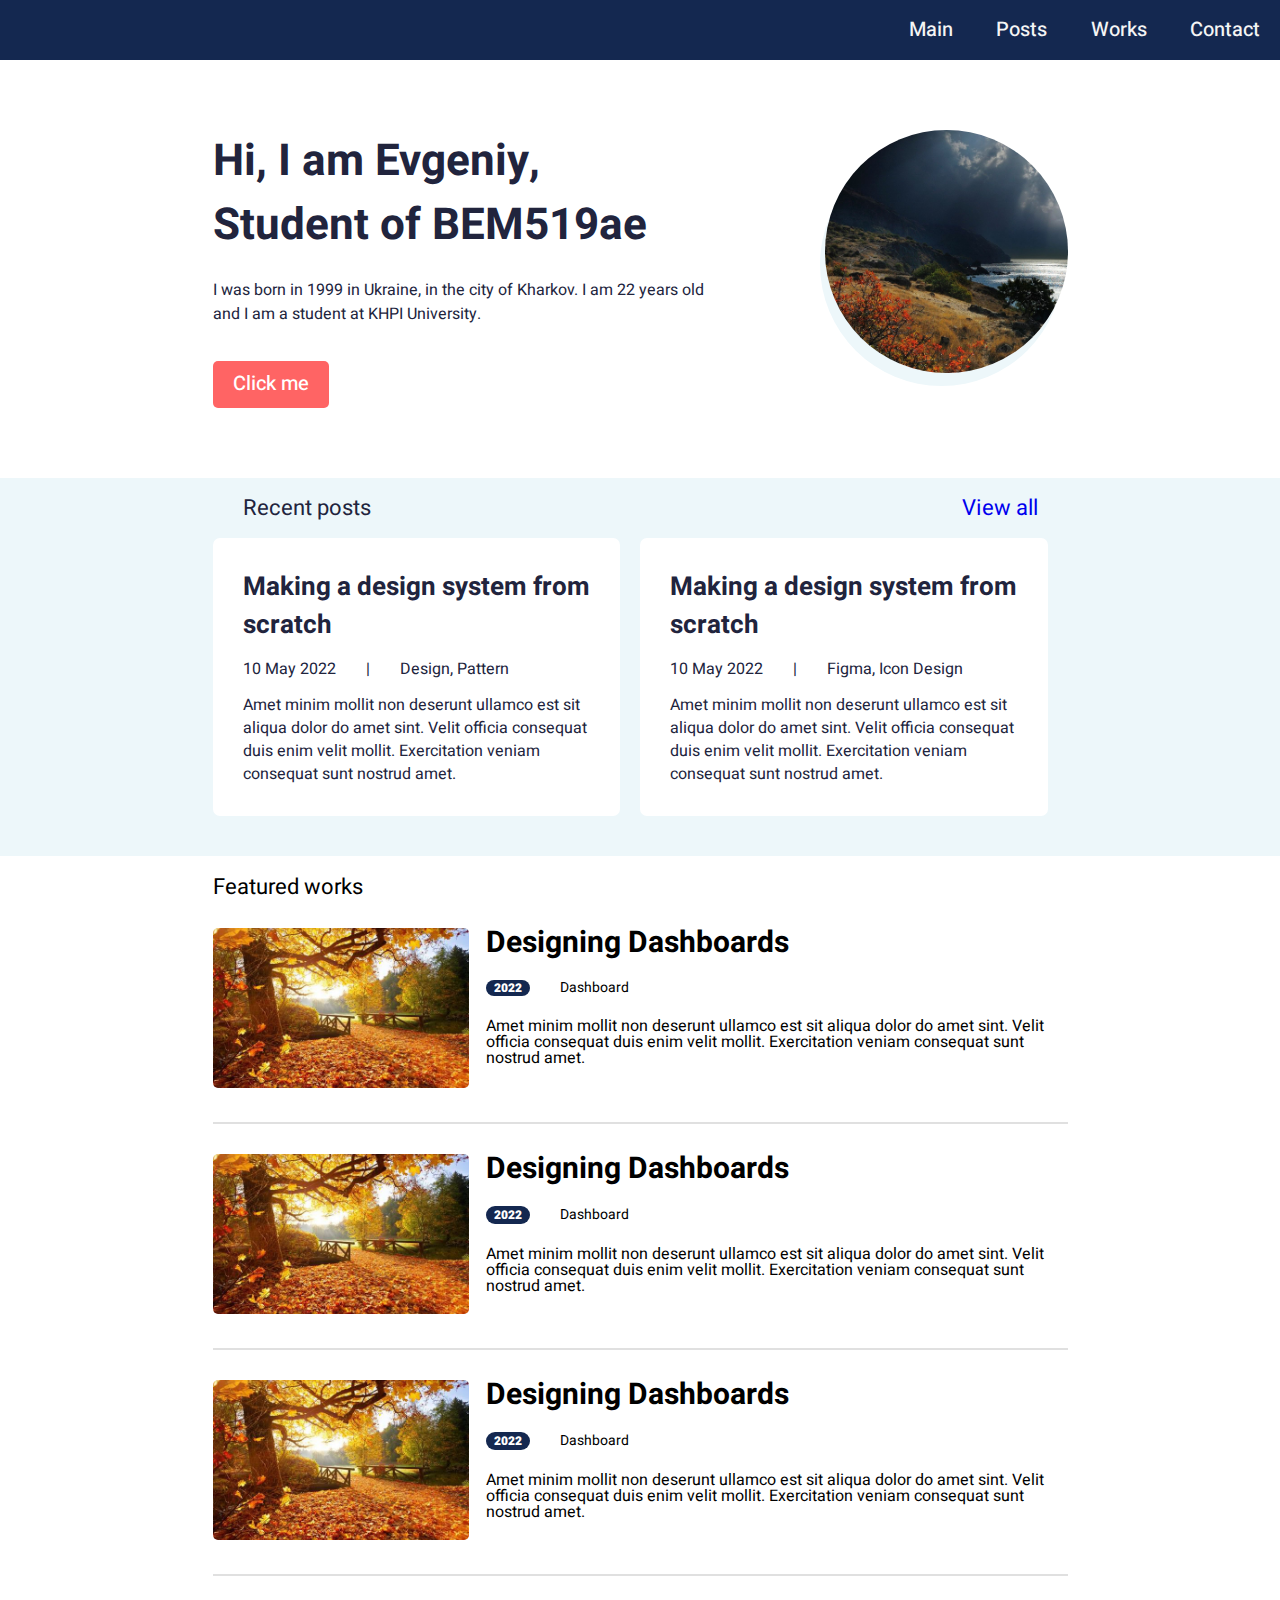
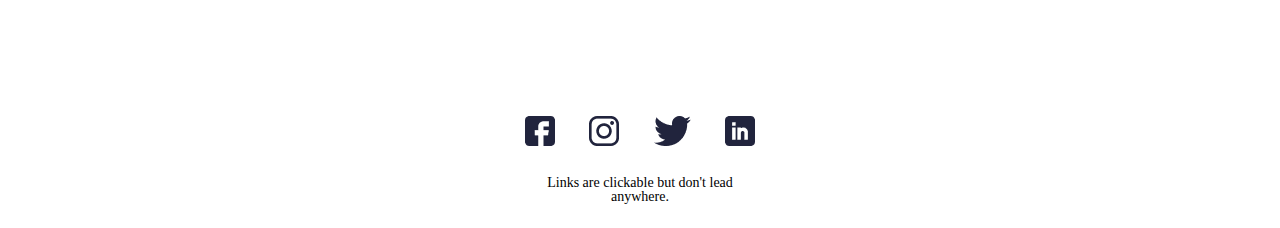
<file: index.html>
<!DOCTYPE html>
<html lang="en">

<head>
    <link rel="stylesheet" href="css/style.css">
    <meta charset="UTF-8">
    <meta http-equiv="X-UA-Compatible" content="IE=edge">
    <meta name="viewport" content="width=device-width">
    <title>Learning Project</title>
</head>

<body>
    <header class="header">
        <div class="header__container">
            <div class="header__body">

                <div class="header__burger">
                    <span></span>
                </div>

                <nav class="header__menu">
                    <a href="index.html" class="header__link">Main</a>
                    <a href="posts.html" class="header__link">Posts</a>
                    <a href="works.html" class="header__link">Works</a>
                    <a href="contact.html" class="header__link">Contact</a>
                </nav>

            </div>
        </div>
    </header>

    <div class="wrapper">

        <div class="hi">
            <div class="hi__container content">
                <div class="modal" id="modal">
                    <div class="modal__container" id="modalContainer">
                        <div class="modal__header">
                            <div class="modal__title">
                                I'm test modal window!
                            </div>
                        </div>
                        <div class="modal__body">
                            <div class="modal__text">
                                Lorem ipsum dolor sit amet consectetur adipisicing elit. Omnis, dignissimos. Architecto
                                laboriosam iusto totam atque exercitationem nihil accusamus nisi harum, officia unde eum
                                hic
                                beatae.
                            </div>
                            <div class="modal__closeBtn">
                                <button class="hi__button" id="modal__close">Close</button>
                            </div>
                        </div>
                    </div>
                </div>

                <div class="hi__body">
                    <div class="hi__description">
                        Hi, I am Evgeniy,<br>
                        Student of BEM519ae
                    </div>
                    <div class="hi__text text">
                        I was born in 1999 in Ukraine, in the city of Kharkov. I am 22 years old and I am a student at
                        KHPI University.
                    </div>

                    <button class="hi__button" id="modal__open">Click me</button>

                </div>


                <div class="hi__image">
                    <img src="img/cac121faf574cdbb623ccb8ff895fdc8.jpg" alt="">
                </div>
            </div>

        </div>

        <div class="posts">
            <div class="posts__container content">
                <div class="posts__header">
                    <div class="posts__recent-posts">Recent posts</div>
                    <div class="posts__button">
                        <a href="posts.html">View all</a>
                    </div>
                </div>

                <div class="posts__body">
                    <div class="posts__row">
                        <div class="posts__block">
                            <div class="posts__content">
                                <div class="posts__title">
                                    Making a design system from scratch
                                </div>
                                <div class="posts__description">
                                    <div class="posts__date">10 May 2022</div>
                                    <span>|</span>
                                    <div class="posts__afterdate">Design, Pattern</div>
                                </div>
                                <div class="posts__text text">
                                    Amet minim mollit non deserunt ullamco est sit aliqua dolor do amet sint. Velit
                                    officia
                                    consequat duis enim velit mollit. Exercitation veniam consequat sunt nostrud amet.
                                </div>
                            </div>
                        </div>

                        <div class="posts__block">
                            <div class="posts__content">
                                <div class="posts__title">
                                    Making a design system from scratch
                                </div>
                                <div class="posts__description">
                                    <div class="posts__date">10 May 2022</div>
                                    <span>|</span>
                                    <div class="posts__afterdate">Figma, Icon Design</div>
                                </div>
                                <div class="posts__text text">
                                    Amet minim mollit non deserunt ullamco est sit aliqua dolor do amet sint. Velit
                                    officia
                                    consequat duis enim velit mollit. Exercitation veniam consequat sunt nostrud amet.
                                </div>
                            </div>
                        </div>
                    </div>
                </div>
            </div>
        </div>

        <div class="featured">
            <div class="featured__container content">
                <div class="featured__header">
                    Featured works
                </div>

                <div class="featured__blocks">
                    <div class="featured__row">
                        <div class="featured__block">
                            <div class="featured__image">
                                <img src="img/autumn.png" alt="">
                            </div>
                            <div class="featured__content">
                                <div class="featured__title">
                                    Designing Dashboards
                                </div>
                                <div class="featured__description">
                                    <div class="featured__year year">2022</div>
                                    <div class="featured__afteryear afteryear">Dashboard</div>
                                </div>
                                <div class="featured__text text">
                                    Amet minim mollit non deserunt ullamco est sit aliqua dolor do amet sint. Velit
                                    officia consequat duis enim velit mollit. Exercitation veniam consequat sunt nostrud
                                    amet.
                                </div>
                            </div>
                        </div>

                        <div class="featured__block">
                            <div class="featured__image">
                                <img src="img/autumn.png" alt="">
                            </div>
                            <div class="featured__content">
                                <div class="featured__title">
                                    Designing Dashboards
                                </div>
                                <div class="featured__description">
                                    <div class="featured__year">2022</div>
                                    <div class="featured__afteryear">Dashboard</div>
                                </div>
                                <div class="featured__text text">
                                    Amet minim mollit non deserunt ullamco est sit aliqua dolor do amet sint. Velit
                                    officia consequat duis enim velit mollit. Exercitation veniam consequat sunt nostrud
                                    amet.
                                </div>
                            </div>
                        </div>

                        <div class="featured__block">
                            <div class="featured__image">
                                <img src="img/autumn.png" alt="">
                            </div>
                            <div class="featured__content">
                                <div class="featured__title">
                                    Designing Dashboards
                                </div>
                                <div class="featured__description">
                                    <div class="featured__year">2022</div>
                                    <div class="featured__afteryear">Dashboard</div>
                                </div>
                                <div class="featured__text text">
                                    Amet minim mollit non deserunt ullamco est sit aliqua dolor do amet sint. Velit
                                    officia consequat duis enim velit mollit. Exercitation veniam consequat sunt nostrud
                                    amet.
                                </div>
                            </div>
                        </div>
                    </div>
                </div>
            </div>
        </div>
    </div>

    <footer class="footer">
        <div class="footer__container">
            <div class="footer__icons">
                <div class="footer__row">
                    <a href=""><img src="img/icons/fb.png" alt=""></a>
                    <a href=""><img src="img/icons/insta.png" alt=""></a>
                    <a href=""><img src="img/icons/twitter.png" alt=""></a>
                    <a href=""><img src="img/icons/Linkedin.png" alt=""></a>
                </div>
            </div>
            <div class="copyright">
                Links are clickable but don't lead anywhere.
            </div>
        </div>
    </footer>

    <script src="js/script.js"></script>
</body>

</html>
</file>
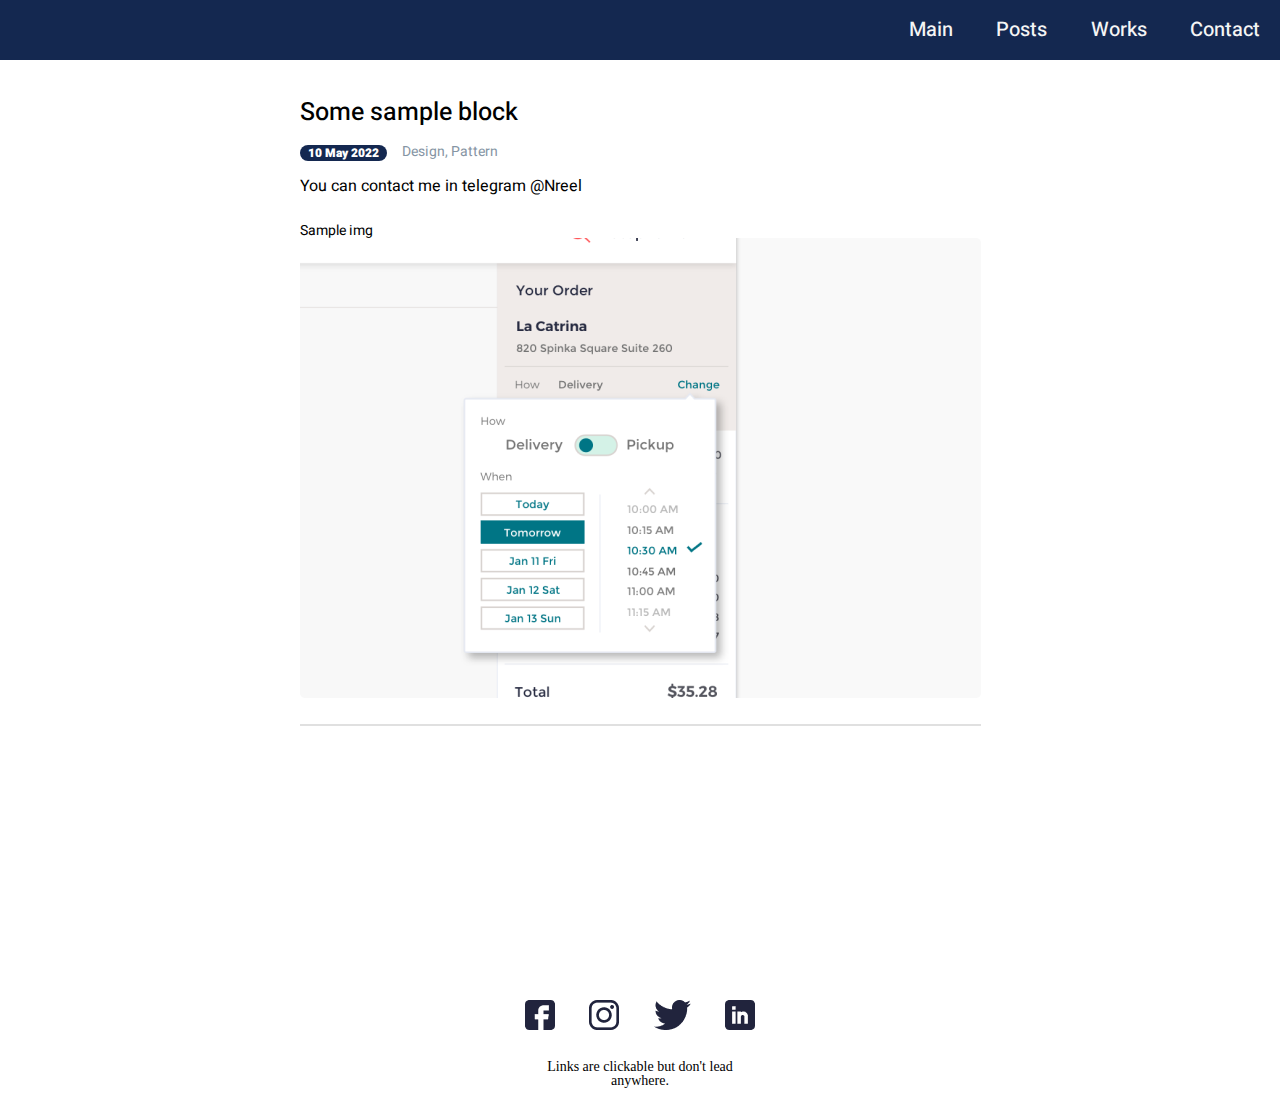
<file: contact.html>
<!DOCTYPE html>
<html lang="en">

<head>
    <link rel="stylesheet" href="css/contact.css">
    <meta charset="UTF-8">
    <meta http-equiv="X-UA-Compatible" content="IE=edge">
    <meta name="viewport" content="width=device-width">
    <title>Contact</title>
</head>

<body>
    <header class="header">
        <div class="header__container">
            <div class="header__body">

                <div class="header__burger">
                    <span></span>
                </div>

                <nav class="header__menu">
                    <a href="index.html" class="header__link">Main</a>
                    <a href="posts.html" class="header__link">Posts</a>
                    <a href="works.html" class="header__link">Works</a>
                    <a href="contact.html" class="header__link">Contact</a>
                </nav>

            </div>
        </div>
    </header>

    <div class="wrapper">
        <div class="contact__container secondary-content">
            <div class="contact__content">
                <div class="contact__row">
                    <div class="contact__block secondary-block">

                        <div class="contact__title h2">
                            Some sample block
                        </div>

                        <div class="contact__description secondary-description">
                            <div class="contact__date secondary-date year">10 May 2022</div>
                            <div class="contact__afterdate afterdate afteryear">Design, Pattern</div>
                        </div>
                        <div class="contact__text text">
                            You can contact me in telegram @Nreel
                        </div>

                        <div class="contact__img secondary-img">
                            Sample img
                            <img src="img/Rectangle 6.png" alt="">
                        </div>
                    </div>



                </div>
            </div>
        </div>
    </div>

    <footer class="footer">
        <div class="footer__container">
            <div class="footer__icons">
                <div class="footer__row">
                    <a href=""><img src="img/icons/fb.png" alt=""></a>
                    <a href=""><img src="img/icons/insta.png" alt=""></a>
                    <a href=""><img src="img/icons/twitter.png" alt=""></a>
                    <a href=""><img src="img/icons/Linkedin.png" alt=""></a>
                </div>
            </div>
            <div class="copyright">
                Links are clickable but don't lead anywhere.
            </div>
        </div>
    </footer>

    <script src="js/script.js"></script>
</body>

</html>
</file>
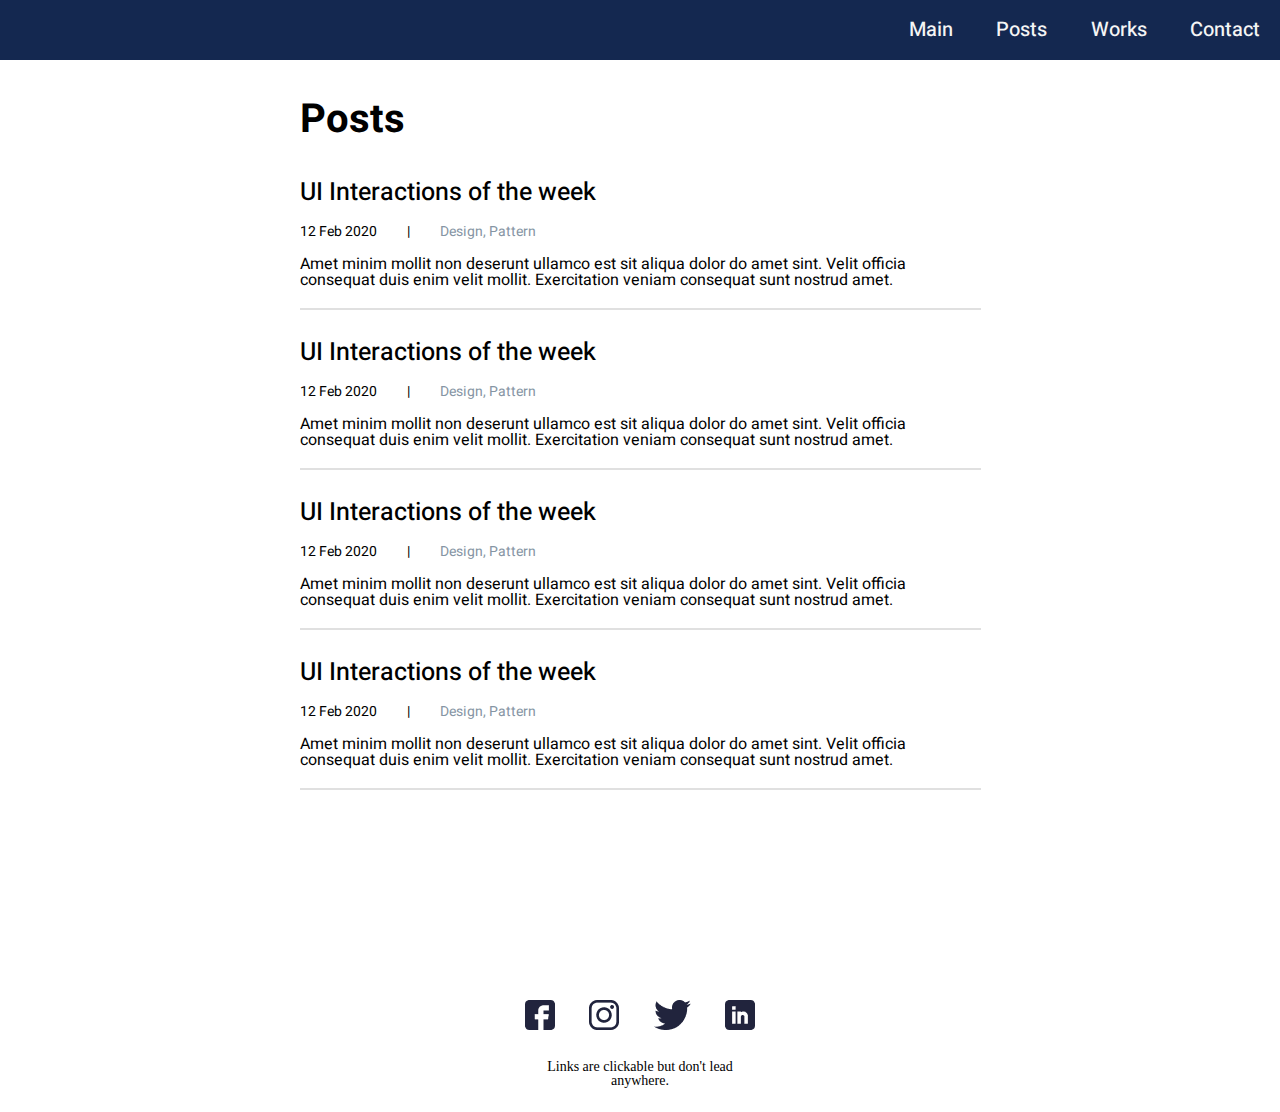
<file: posts.html>
<!DOCTYPE html>
<html lang="en">

<head>
    <link rel="stylesheet" href="css/posts.css">
    <meta charset="UTF-8">
    <meta http-equiv="X-UA-Compatible" content="IE=edge">
    <meta name="viewport" content="width=device-width">
    <title>Posts</title>
</head>

<body>
    <header class="header">
        <div class="header__container">
            <div class="header__body">

                <div class="header__burger">
                    <span></span>
                </div>

                <nav class="header__menu">
                    <a href="index.html" class="header__link">Main</a>
                    <a href="posts.html" class="header__link">Posts</a>
                    <a href="works.html" class="header__link">Works</a>
                    <a href="contact.html" class="header__link">Contact</a>
                </nav>

            </div>
        </div>
    </header>

    <div class="wrapper">
        <div class="blog__container secondary-content">
            <h1 class="blog__h1 h1">Posts</h1>
            <div class="blog__content">
                <div class="blog__row">
                    <div class="blog__block secondary-block">
                        <div class="blog__title h2">
                            UI Interactions of the week
                        </div>
                        <div class="blog__description secondary-description">
                            <div class="blog__date secondary-date">12 Feb 2020</div>
                            <div class="blog__line line">|</div>
                            <div class="blog__afterdate afterdate">Design, Pattern</div>
                        </div>
                        <div class="blog__text text">
                            Amet minim mollit non deserunt ullamco est sit aliqua dolor do amet sint. Velit
                            officia
                            consequat duis enim velit mollit. Exercitation veniam consequat sunt nostrud amet.
                        </div>
                    </div>

                    <div class="blog__block secondary-block">
                        <div class="blog__title h2">
                            UI Interactions of the week
                        </div>
                        <div class="blog__description secondary-description">
                            <div class="blog__date secondary-date">12 Feb 2020</div>
                            <div class="blog__line line">|</div>
                            <div class="blog__afterdate afterdate">Design, Pattern</div>
                        </div>
                        <div class="blog__text text">
                            Amet minim mollit non deserunt ullamco est sit aliqua dolor do amet sint. Velit
                            officia
                            consequat duis enim velit mollit. Exercitation veniam consequat sunt nostrud amet.
                        </div>
                    </div>

                    <div class="blog__block secondary-block">
                        <div class="blog__title h2">
                            UI Interactions of the week
                        </div>
                        <div class="blog__description secondary-description">
                            <div class="blog__date secondary-date">12 Feb 2020</div>
                            <div class="blog__line line">|</div>
                            <div class="blog__afterdate afterdate">Design, Pattern</div>
                        </div>
                        <div class="blog__text text">
                            Amet minim mollit non deserunt ullamco est sit aliqua dolor do amet sint. Velit
                            officia
                            consequat duis enim velit mollit. Exercitation veniam consequat sunt nostrud amet.
                        </div>
                    </div>

                    <div class="blog__block secondary-block">
                        <div class="blog__title h2">
                            UI Interactions of the week
                        </div>
                        <div class="blog__description secondary-description">
                            <div class="blog__date secondary-date">12 Feb 2020</div>
                            <div class="blog__line line">|</div>
                            <div class="blog__afterdate afterdate">Design, Pattern</div>
                        </div>
                        <div class="blog__text text">
                            Amet minim mollit non deserunt ullamco est sit aliqua dolor do amet sint. Velit
                            officia
                            consequat duis enim velit mollit. Exercitation veniam consequat sunt nostrud amet.
                        </div>
                    </div>
                </div>
            </div>
        </div>
    </div>

    <footer class="footer">
        <div class="footer__container">
            <div class="footer__icons">
                <div class="footer__row">
                    <a href=""><img src="img/icons/fb.png" alt=""></a>
                    <a href=""><img src="img/icons/insta.png" alt=""></a>
                    <a href=""><img src="img/icons/twitter.png" alt=""></a>
                    <a href=""><img src="img/icons/Linkedin.png" alt=""></a>
                </div>
            </div>
            <div class="copyright">
                Links are clickable but don't lead anywhere.
            </div>
        </div>
    </footer>

    <script src="js/script.js"></script>
</body>

</html>
</file>
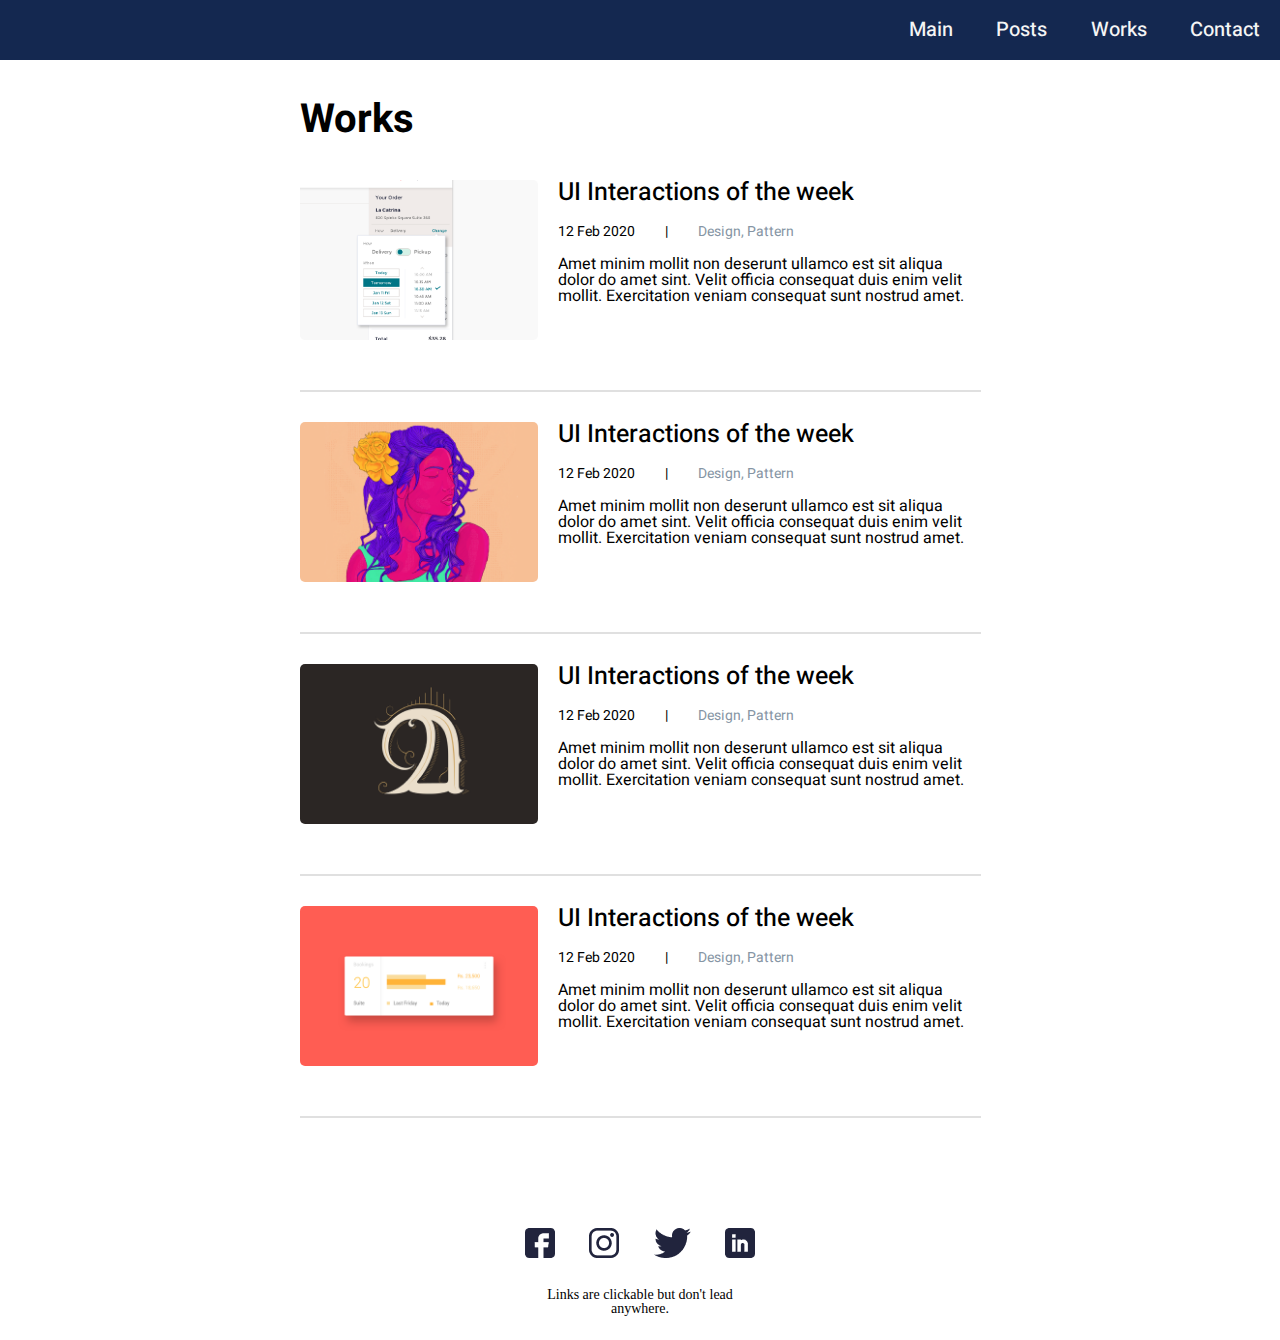
<file: works.html>
<!DOCTYPE html>
<html lang="en">

<head>
    <link rel="stylesheet" href="css/work.css">
    <meta charset="UTF-8">
    <meta http-equiv="X-UA-Compatible" content="IE=edge">
    <meta name="viewport" content="width=device-width">
    <title>Works</title>
</head>

<body>
    <header class="header">
        <div class="header__container">
            <div class="header__body">

                <div class="header__burger">
                    <span></span>
                </div>

                <nav class="header__menu">
                    <a href="index.html" class="header__link">Main</a>
                    <a href="posts.html" class="header__link">Posts</a>
                    <a href="works.html" class="header__link">Works</a>
                    <a href="contact.html" class="header__link">Contact</a>
                </nav>
            </div>
        </div>
    </header>

    <div class="wrapper">
        <div class="work__container secondary-content">
            <h1 class="work__h1 h1">Works</h1>
            <div class="work__content">
                <div class="work__row">
                    <div class="work__blockflex secondary-block">
                        <div class="work__img secondary-img">
                            <img src="img/Rectangle 6.png" alt="">
                        </div>
                        <div class="work__body">
                            <div class="work__title h2">
                                UI Interactions of the week
                            </div>
                            <div class="work__description secondary-description">
                                <div class="work__date secondary-date">12 Feb 2020</div>
                                <div class="work__line line">|</div>
                                <div class="work__afterdate afterdate">Design, Pattern</div>
                            </div>
                            <div class="work__text text">
                                Amet minim mollit non deserunt ullamco est sit aliqua dolor do amet sint. Velit
                                officia
                                consequat duis enim velit mollit. Exercitation veniam consequat sunt nostrud amet.
                            </div>
                        </div>
                    </div>

                    <div class="work__blockflex secondary-block">
                        <div class="work__img secondary-img">
                            <img src="img/Rectangle 32.png" alt="">
                        </div>
                        <div class="work__body">
                            <div class="work__title h2">
                                UI Interactions of the week
                            </div>
                            <div class="work__description secondary-description">
                                <div class="work__date secondary-date">12 Feb 2020</div>
                                <div class="work__line line">|</div>
                                <div class="work__afterdate afterdate">Design, Pattern</div>
                            </div>
                            <div class="work__text text">
                                Amet minim mollit non deserunt ullamco est sit aliqua dolor do amet sint. Velit
                                officia
                                consequat duis enim velit mollit. Exercitation veniam consequat sunt nostrud amet.
                            </div>
                        </div>
                    </div>

                    <div class="work__blockflex secondary-block">
                        <div class="work__img secondary-img">
                            <img src="img/Rectangle 34.png" alt="">
                        </div>
                        <div class="work__body">
                            <div class="work__title h2">
                                UI Interactions of the week
                            </div>
                            <div class="work__description secondary-description">
                                <div class="work__date secondary-date">12 Feb 2020</div>
                                <div class="work__line line">|</div>
                                <div class="work__afterdate afterdate">Design, Pattern</div>
                            </div>
                            <div class="work__text text">
                                Amet minim mollit non deserunt ullamco est sit aliqua dolor do amet sint. Velit
                                officia
                                consequat duis enim velit mollit. Exercitation veniam consequat sunt nostrud amet.
                            </div>
                        </div>
                    </div>

                    <div class="work__blockflex secondary-block">
                        <div class="work__img secondary-img">
                            <img src="img/Rectangle 40.png" alt="">
                        </div>
                        <div class="work__body">
                            <div class="work__title h2">
                                UI Interactions of the week
                            </div>
                            <div class="work__description secondary-description">
                                <div class="work__date secondary-date">12 Feb 2020</div>
                                <div class="work__line line">|</div>
                                <div class="work__afterdate afterdate">Design, Pattern</div>
                            </div>
                            <div class="work__text text">
                                Amet minim mollit non deserunt ullamco est sit aliqua dolor do amet sint. Velit
                                officia
                                consequat duis enim velit mollit. Exercitation veniam consequat sunt nostrud amet.
                            </div>
                        </div>
                    </div>

                </div>
            </div>
        </div>
    </div>

    <footer class="footer">
        <div class="footer__container">
            <div class="footer__icons">
                <div class="footer__row">
                    <a href=""><img src="img/icons/fb.png" alt=""></a>
                    <a href=""><img src="img/icons/insta.png" alt=""></a>
                    <a href=""><img src="img/icons/twitter.png" alt=""></a>
                    <a href=""><img src="img/icons/Linkedin.png" alt=""></a>
                </div>
            </div>
            <div class="copyright">
                Links are clickable but don't lead anywhere.
            </div>
        </div>
    </footer>

    <script src="/js/script.js"></script>
</body>

</html>
</file>
<file: css/style.css>
@charset "UTF-8";
@import url("https://fonts.googleapis.com/css2?family=Heebo:wght@400;500;700;900&display=swap");
@font-face {
  font-family: "CircularStd-Bold";
  src: url("../fonts/CircularStd-Bold.eot");
  src: local("☺"), url("../fonts/CircularStd-Bold.woff") format("woff"), url("../fonts/CircularStd-Bold.ttf") format("truetype"), url("../fonts/CircularStd-Bold.svg") format("svg");
  font-weight: bold;
  font-style: normal;
}
@font-face {
  font-family: "CircularStd-Book";
  src: url("../fonts/CircularStd-Book.eot");
  src: local("☺"), url("../fonts/CircularStd-Book.woff") format("woff"), url("../fonts/CircularStd-Book.ttf") format("truetype"), url("../fonts/CircularStd-Book.svg") format("svg");
  font-weight: normal;
  font-style: normal;
}
/*Обнуление*/
* {
  padding: 0;
  margin: 0;
  border: 0;
}

*, *:before, *:after {
  box-sizing: border-box;
}

:focus, :active {
  outline: none;
}

a:focus, a:active {
  outline: none;
}

nav, footer, header, aside {
  display: block;
}

html, body {
  height: 100%;
  width: 100%;
  font-size: 100%;
  line-height: 1;
  font-size: 14px;
  -ms-text-size-adjust: 100%;
  -moz-text-size-adjust: 100%;
  -webkit-text-size-adjust: 100%;
}

input, button, textarea {
  font-family: inherit;
}

input::-ms-clear {
  display: none;
}

button {
  cursor: pointer;
}

button::-moz-focus-inner {
  padding: 0;
  border: 0;
}

a, a:visited {
  text-decoration: none;
}

a:hover {
  text-decoration: none;
}

ul li {
  list-style: none;
}

img {
  vertical-align: top;
}

h1, h2, h3, h4, h5, h6 {
  font-size: inherit;
  font-weight: 400;
}

/*--------------------*/
@media (max-width: 787px) {
  body.lock {
    overflow: hidden;
  }
}

.wrapper {
  font-family: "Heebo";
  width: 100%;
  min-height: 100%;
  overflow: hidden;
  display: flex;
  flex-direction: column;
}

.content {
  max-width: 855px;
  margin: 0 auto;
}
@media (max-width: 852px) {
  .content {
    padding: 0 5px;
  }
}

.text {
  font-size: 16px;
  font-weight: 400;
}

.header__container {
  background-color: #142850;
  width: 100%;
  position: fixed;
  top: 0px;
  right: 0;
}
.header__body {
  display: flex;
  justify-content: space-between;
  height: 60px;
  width: 100%;
  align-items: center;
}
.header__burger {
  opacity: 100%;
}
.header__menu {
  position: relative;
}
.header__menu a {
  color: whitesmoke;
  margin: 0 20px;
  font-family: "Heebo";
  font-weight: 500;
  font-size: 20px;
}
.header__menu a:hover {
  text-decoration: underline;
}
.header__list li:hover {
  text-decoration: underline;
}
@media (max-width: 787px) {
  .header__body {
    justify-content: flex-end;
  }
  .header__burger {
    position: relative;
    right: 10px;
    z-index: 2;
    width: 30px;
    height: 20px;
  }
  .header__burger::before {
    position: absolute;
    content: "";
    top: 2px;
    width: 100%;
    height: 2px;
    background-color: white;
    transition: all 0.5s ease 0s;
  }
  .header__burger::after {
    position: absolute;
    content: "";
    top: 16px;
    width: 100%;
    height: 2px;
    background-color: white;
    transition: all 0.5s ease 0s;
  }
  .header__burger span {
    position: absolute;
    content: "";
    top: 9px;
    width: 100%;
    height: 2px;
    background-color: white;
  }
  .header__burger.active::before {
    transform: rotate(45deg);
    top: 9px;
  }
  .header__burger.active span {
    display: none;
  }
  .header__burger.active::after {
    transform: rotate(-45deg);
    top: 9px;
  }
  .header__menu {
    display: flex;
    flex-direction: column;
  }
  .header__menu a {
    font-size: 36px;
    line-height: 20px;
    margin: 50px 0px 0px 50px;
  }
  .header__menu {
    position: fixed;
    top: -100%;
    left: 0;
    height: 100%;
    width: 100%;
    background-color: #142850;
    transition: all 0.5s ease 0s;
    overflow: auto;
  }
  .header__menu.active {
    top: 0px;
  }
}

.hi__container {
  display: flex;
  padding: 130px 0px 70px 0px;
}
.hi__body {
  padding: 0px 110px 0px 0px;
  font-family: "Heebo";
  color: #21243D;
}
.hi__body *:last-child {
  margin-bottom: 0;
}
.hi__description {
  line-height: 145%;
  font-size: 44px;
  font-weight: 700;
  margin: 0px 0px 20px 0px;
}
.hi__text {
  font-size: 16px;
  line-height: 24px;
  margin: 0px 0px 35px 0px;
}
.hi__button {
  background-color: #FF6464;
  color: white;
  font-weight: 500;
  font-size: 20px;
  line-height: 30px;
  display: inline-flex;
  align-items: center;
  justify-content: center;
  text-align: center;
  height: 47px;
  padding: 0px 20px;
  border-radius: 5px;
}
.hi__button:hover {
  border: solid black 1px;
  transition: all 0.5s ease 0s;
}
.hi__image {
  flex: 0 0 243px;
  height: 243px;
  border-radius: 50%;
  overflow: hidden;
  box-shadow: -5px 13px 0 0 #EDF7FA;
}
.hi__image img {
  height: 100%;
  -o-object-fit: fill;
     object-fit: fill;
}
@media (max-width: 852px) {
  .hi__body {
    padding: 0px 40px 0px 0px;
  }
  .hi__container {
    padding: 120px 5px 60px 5px;
  }
}
@media (max-width: 550px) {
  .hi__container {
    justify-content: center;
    text-align: center;
  }
  .hi__body {
    padding: 0px 10px;
  }
  .hi__image {
    margin: 0px auto;
    flex: 0 0 280px;
    max-width: 280px;
    height: 243px;
    border-radius: 50%;
  }
  .hi__container {
    flex-direction: column-reverse;
  }
}

.img {
  flex: 0 0 243px;
  height: 243px;
  border-radius: 50%;
  overflow: hidden;
}
.img img {
  height: 100%;
  -o-object-fit: fill;
     object-fit: fill;
}

.modal {
  position: fixed;
  top: 0%;
  left: 0%;
  height: 100%;
  width: 100%;
  transform: scale(0);
  transition: 200ms ease-in-out;
}
.modal__header {
  text-align: center;
}
.modal__title {
  font-size: 36px;
  font-weight: bold;
  margin-bottom: 20px;
}
.modal__container {
  position: fixed;
  top: 50%;
  left: 50%;
  transform: translate(-50%, -50%) scale(0);
  z-index: 15;
  max-width: 400px;
  max-height: 500px;
  background-color: #EDF7FA;
  border-radius: 10px;
  transition: 200ms ease-in-out;
  padding: 15px;
}
.modal__text {
  font-size: 19px;
  margin-bottom: 10px;
}
.modal__closeBtn {
  display: flex;
  align-items: center;
  justify-content: center;
}
.modal__closeBtn :first-child {
  width: 100%;
}

.modal.active {
  transform: scale(1);
}

.modal__container.active {
  transform: translate(-50%, -50%) scale(1);
}

body.lockModal {
  overflow: hidden;
}

.posts {
  background-color: #EDF7FA;
  color: #21243D;
}
.posts__header {
  margin: 0 30px;
  height: 60px;
  display: flex;
  justify-content: space-between;
  align-items: center;
  font-size: 22px;
  font-weight: 400;
}
.posts__recent-posts {
  line-height: 60px;
}
.posts__button {
  line-height: 22px;
}
.posts__button a:hover {
  text-decoration: underline;
}
.posts__row {
  display: flex;
  justify-content: space-between;
}
.posts__block {
  margin-right: 20px;
  margin-bottom: 40px;
  background-color: #fff;
  max-width: 419px;
  border-radius: 7px;
}
.posts__content {
  padding: 30px 30px 30px;
}
.posts__title {
  font-size: 26px;
  line-height: 38px;
  font-weight: 700;
  margin: 0px 0px 17px 0px;
}
.posts__description {
  display: flex;
  font-size: 16px;
  font-weight: 400;
  margin: 0px 0px 17px 0px;
}
.posts span {
  margin: 0 30px;
}
.posts__text {
  line-height: 23px;
}
@media (max-width: 552px) {
  .posts__content {
    padding: 10px 5px 0px;
  }
  .posts__header {
    display: block;
    justify-content: center;
    align-items: center;
    font-size: 18px;
  }
  .posts__description {
    margin: 0px 0px 0px 0px;
  }
  .posts__button {
    display: none;
  }
  .posts__row {
    flex-direction: column;
    align-items: center;
  }
  .posts__recent-posts {
    text-align: center;
  }
  .posts__block {
    max-width: 100%;
    margin: 0 8px;
    margin-bottom: 18px;
  }
}

.featured__container {
  margin-bottom: 140px;
}
.featured__header {
  margin: 20px 0px 30px 0px;
  font-size: 22px;
}
.featured__block {
  display: flex;
  border-bottom: 2px solid #E0E0E0;
  margin: 0px 0px 30px 0px;
  padding: 0px 0px 24px 0px;
}
.featured__block:last-child {
  margin: 0px 0px 0px 0px;
}
.featured__image {
  flex: 0 0 30%;
  height: 170px;
  width: 100%;
}
.featured__image img {
  width: 100%;
  border-radius: 5px;
  height: 160px;
  -o-object-fit: cover;
     object-fit: cover;
}
.featured__content {
  padding: 0px 17px;
}
.featured__title {
  font-size: 30px;
  font-weight: 700;
  margin: 0px 0px 22px 0px;
  cursor: pointer;
}
.featured__title:hover {
  text-decoration: underline;
}
.featured__description {
  display: flex;
  align-items: center;
  margin: 0px 0px 22px 0px;
}
.featured__year {
  padding: 3px 8px;
  background-color: #142850;
  color: white;
  border-radius: 16px;
  font-size: 12px;
  font-weight: 900;
  margin-right: 15px;
  text-align: center;
  justify-content: center;
  align-items: center;
}
.featured__afteryear {
  margin-left: 15px;
}
@media (max-width: 552px) {
  .featured__container {
    margin-bottom: 110px;
  }
  .featured__header {
    margin: 18px 0px 15px 0px;
    text-align: center;
  }
  .featured__row {
    margin: 0 8px;
  }
  .featured__block {
    display: block;
    border-bottom: 2px solid #E0E0E0;
  }
  .featured__block *:last-child {
    margin: 0px 0px 0px 0px;
  }
  .featured__text {
    padding: 0px 0px 10px 0px;
  }
}

.year {
  padding: 2px 8px;
  background-color: #142850;
  color: white;
  border-radius: 16px;
  font-size: 12px;
  font-weight: 900;
  margin-right: 15px;
  text-align: center;
  justify-content: center;
  align-items: center;
}

.footer__container {
  height: 112px;
  max-width: 230px;
  margin: 0 auto;
}
.footer__row {
  display: flex;
  justify-content: space-between;
  margin-bottom: 30px;
}
@media (max-width: 552px) {
  .footer__container {
    height: 82px;
    padding: 0 25px;
  }
  .footer__row {
    margin-bottom: 15px;
  }
}

.copyright {
  font-size: 14px;
  text-align: center;
}
</file>
<file: css/contact.css>
@charset "UTF-8";
@import url("https://fonts.googleapis.com/css2?family=Heebo:wght@400;500;700;900&display=swap");
@font-face {
  font-family: "CircularStd-Bold";
  src: url("../fonts/CircularStd-Bold.eot");
  src: local("☺"), url("../fonts/CircularStd-Bold.woff") format("woff"), url("../fonts/CircularStd-Bold.ttf") format("truetype"), url("../fonts/CircularStd-Bold.svg") format("svg");
  font-weight: bold;
  font-style: normal;
}
@font-face {
  font-family: "CircularStd-Book";
  src: url("../fonts/CircularStd-Book.eot");
  src: local("☺"), url("../fonts/CircularStd-Book.woff") format("woff"), url("../fonts/CircularStd-Book.ttf") format("truetype"), url("../fonts/CircularStd-Book.svg") format("svg");
  font-weight: normal;
  font-style: normal;
}
/*Обнуление*/
* {
  padding: 0;
  margin: 0;
  border: 0;
}

*, *:before, *:after {
  box-sizing: border-box;
}

:focus, :active {
  outline: none;
}

a:focus, a:active {
  outline: none;
}

nav, footer, header, aside {
  display: block;
}

html, body {
  height: 100%;
  width: 100%;
  font-size: 100%;
  line-height: 1;
  font-size: 14px;
  -ms-text-size-adjust: 100%;
  -moz-text-size-adjust: 100%;
  -webkit-text-size-adjust: 100%;
}

input, button, textarea {
  font-family: inherit;
}

input::-ms-clear {
  display: none;
}

button {
  cursor: pointer;
}

button::-moz-focus-inner {
  padding: 0;
  border: 0;
}

a, a:visited {
  text-decoration: none;
}

a:hover {
  text-decoration: none;
}

ul li {
  list-style: none;
}

img {
  vertical-align: top;
}

h1, h2, h3, h4, h5, h6 {
  font-size: inherit;
  font-weight: 400;
}

/*--------------------*/
.header__container {
  background-color: #142850;
  width: 100%;
  position: fixed;
  top: 0px;
  right: 0;
}
.header__body {
  display: flex;
  justify-content: space-between;
  height: 60px;
  width: 100%;
  align-items: center;
}
.header__burger {
  opacity: 100%;
}
.header__menu {
  position: relative;
}
.header__menu a {
  color: whitesmoke;
  margin: 0 20px;
  font-family: "Heebo";
  font-weight: 500;
  font-size: 20px;
}
.header__menu a:hover {
  text-decoration: underline;
}
.header__list li:hover {
  text-decoration: underline;
}
@media (max-width: 787px) {
  .header__body {
    justify-content: flex-end;
  }
  .header__burger {
    position: relative;
    right: 10px;
    z-index: 2;
    width: 30px;
    height: 20px;
  }
  .header__burger::before {
    position: absolute;
    content: "";
    top: 2px;
    width: 100%;
    height: 2px;
    background-color: white;
    transition: all 0.5s ease 0s;
  }
  .header__burger::after {
    position: absolute;
    content: "";
    top: 16px;
    width: 100%;
    height: 2px;
    background-color: white;
    transition: all 0.5s ease 0s;
  }
  .header__burger span {
    position: absolute;
    content: "";
    top: 9px;
    width: 100%;
    height: 2px;
    background-color: white;
  }
  .header__burger.active::before {
    transform: rotate(45deg);
    top: 9px;
  }
  .header__burger.active span {
    display: none;
  }
  .header__burger.active::after {
    transform: rotate(-45deg);
    top: 9px;
  }
  .header__menu {
    display: flex;
    flex-direction: column;
  }
  .header__menu a {
    font-size: 36px;
    line-height: 20px;
    margin: 50px 0px 0px 50px;
  }
  .header__menu {
    position: fixed;
    top: -100%;
    left: 0;
    height: 100%;
    width: 100%;
    background-color: #142850;
    transition: all 0.5s ease 0s;
    overflow: auto;
  }
  .header__menu.active {
    top: 0px;
  }
}

.footer__container {
  height: 112px;
  max-width: 230px;
  margin: 0 auto;
}
.footer__row {
  display: flex;
  justify-content: space-between;
  margin-bottom: 30px;
}
@media (max-width: 552px) {
  .footer__container {
    height: 82px;
    padding: 0 25px;
  }
  .footer__row {
    margin-bottom: 15px;
  }
}

.copyright {
  font-size: 14px;
  text-align: center;
}

.secondary-content {
  max-width: 681px;
  margin: 0 auto;
}
@media (max-width: 785px) {
  .secondary-content {
    padding: 0px 15px;
  }
}

.h1 {
  font-weight: 700;
  font-size: 40px;
  margin: 0px 0px 40px 0px;
}
@media (max-width: 785px) {
  .h1 {
    margin: 0px 0px 30px 0px;
  }
}

.secondary-block {
  border-bottom: 2px solid #E0E0E0;
  padding: 0px 0px 20px 0px;
  margin: 0px 0px 30px 0px;
}

.secondary-img {
  flex: 0 0 246;
  height: 170px;
  width: 100%;
}
.secondary-img img {
  width: 100%;
  border-radius: 5px;
  height: 160px;
  -o-object-fit: cover;
     object-fit: cover;
}
@media (max-width: 785px) {
  .secondary-img {
    max-width: 246px;
  }
}

.h2 {
  font-weight: 500;
  font-size: 25px;
  margin: 0px 0px 20px 0px;
}
.h2:hover {
  text-decoration: underline;
}

.secondary-description {
  display: flex;
  margin: 0px 0px 17px 0px;
}

.line {
  margin: 0 30px;
}

.afterdate {
  color: #8695A4;
}

.year {
  padding: 2px 8px;
  background-color: #142850;
  color: white;
  border-radius: 16px;
  font-size: 12px;
  font-weight: 900;
  margin-right: 15px;
  text-align: center;
  justify-content: center;
  align-items: center;
}

@media (max-width: 787px) {
  body.lock {
    overflow: hidden;
  }
}

.wrapper {
  font-family: "Heebo";
  width: 100%;
  min-height: 100%;
  overflow: hidden;
  display: flex;
  flex-direction: column;
}

.text {
  font-size: 16px;
  font-weight: 400;
}

.header {
  margin-bottom: 100px;
}
@media (max-width: 785px) {
  .header {
    margin-bottom: 20px;
  }
}

.contact__container {
  margin-bottom: 80px;
}
@media (max-width: 785px) {
  .contact__container {
    margin-bottom: 60px;
  }
}
.contact__blockflex {
  display: flex;
}
@media (max-width: 785px) {
  .contact__blockflex {
    display: block;
  }
}
.contact__img {
  flex: 0 1 681px;
  height: 460px;
  width: 100%;
  margin: 0px 20px 20px 0px;
}
.contact__img img {
  width: 100%;
  border-radius: 5px;
  height: 460px;
  -o-object-fit: cover;
     object-fit: cover;
}
@media (max-width: 785px) {
  .contact__img {
    max-width: 681px;
  }
}
.contact__title {
  cursor: pointer;
}
.contact__text {
  margin: 0px 0px 30px 0px;
}
</file>
<file: css/posts.css>
@charset "UTF-8";
@import url("https://fonts.googleapis.com/css2?family=Heebo:wght@400;500;700;900&display=swap");
@font-face {
  font-family: "CircularStd-Bold";
  src: url("../fonts/CircularStd-Bold.eot");
  src: local("☺"), url("../fonts/CircularStd-Bold.woff") format("woff"), url("../fonts/CircularStd-Bold.ttf") format("truetype"), url("../fonts/CircularStd-Bold.svg") format("svg");
  font-weight: bold;
  font-style: normal;
}
@font-face {
  font-family: "CircularStd-Book";
  src: url("../fonts/CircularStd-Book.eot");
  src: local("☺"), url("../fonts/CircularStd-Book.woff") format("woff"), url("../fonts/CircularStd-Book.ttf") format("truetype"), url("../fonts/CircularStd-Book.svg") format("svg");
  font-weight: normal;
  font-style: normal;
}
/*Обнуление*/
* {
  padding: 0;
  margin: 0;
  border: 0;
}

*, *:before, *:after {
  box-sizing: border-box;
}

:focus, :active {
  outline: none;
}

a:focus, a:active {
  outline: none;
}

nav, footer, header, aside {
  display: block;
}

html, body {
  height: 100%;
  width: 100%;
  font-size: 100%;
  line-height: 1;
  font-size: 14px;
  -ms-text-size-adjust: 100%;
  -moz-text-size-adjust: 100%;
  -webkit-text-size-adjust: 100%;
}

input, button, textarea {
  font-family: inherit;
}

input::-ms-clear {
  display: none;
}

button {
  cursor: pointer;
}

button::-moz-focus-inner {
  padding: 0;
  border: 0;
}

a, a:visited {
  text-decoration: none;
}

a:hover {
  text-decoration: none;
}

ul li {
  list-style: none;
}

img {
  vertical-align: top;
}

h1, h2, h3, h4, h5, h6 {
  font-size: inherit;
  font-weight: 400;
}

/*--------------------*/
.header__container {
  background-color: #142850;
  width: 100%;
  position: fixed;
  top: 0px;
  right: 0;
}
.header__body {
  display: flex;
  justify-content: space-between;
  height: 60px;
  width: 100%;
  align-items: center;
}
.header__burger {
  opacity: 100%;
}
.header__menu {
  position: relative;
}
.header__menu a {
  color: whitesmoke;
  margin: 0 20px;
  font-family: "Heebo";
  font-weight: 500;
  font-size: 20px;
}
.header__menu a:hover {
  text-decoration: underline;
}
.header__list li:hover {
  text-decoration: underline;
}
@media (max-width: 787px) {
  .header__body {
    justify-content: flex-end;
  }
  .header__burger {
    position: relative;
    right: 10px;
    z-index: 2;
    width: 30px;
    height: 20px;
  }
  .header__burger::before {
    position: absolute;
    content: "";
    top: 2px;
    width: 100%;
    height: 2px;
    background-color: white;
    transition: all 0.5s ease 0s;
  }
  .header__burger::after {
    position: absolute;
    content: "";
    top: 16px;
    width: 100%;
    height: 2px;
    background-color: white;
    transition: all 0.5s ease 0s;
  }
  .header__burger span {
    position: absolute;
    content: "";
    top: 9px;
    width: 100%;
    height: 2px;
    background-color: white;
  }
  .header__burger.active::before {
    transform: rotate(45deg);
    top: 9px;
  }
  .header__burger.active span {
    display: none;
  }
  .header__burger.active::after {
    transform: rotate(-45deg);
    top: 9px;
  }
  .header__menu {
    display: flex;
    flex-direction: column;
  }
  .header__menu a {
    font-size: 36px;
    line-height: 20px;
    margin: 50px 0px 0px 50px;
  }
  .header__menu {
    position: fixed;
    top: -100%;
    left: 0;
    height: 100%;
    width: 100%;
    background-color: #142850;
    transition: all 0.5s ease 0s;
    overflow: auto;
  }
  .header__menu.active {
    top: 0px;
  }
}

.footer__container {
  height: 112px;
  max-width: 230px;
  margin: 0 auto;
}
.footer__row {
  display: flex;
  justify-content: space-between;
  margin-bottom: 30px;
}
@media (max-width: 552px) {
  .footer__container {
    height: 82px;
    padding: 0 25px;
  }
  .footer__row {
    margin-bottom: 15px;
  }
}

.copyright {
  font-size: 14px;
  text-align: center;
}

.secondary-content {
  max-width: 681px;
  margin: 0 auto;
}
@media (max-width: 785px) {
  .secondary-content {
    padding: 0px 15px;
  }
}

.h1 {
  font-weight: 700;
  font-size: 40px;
  margin: 0px 0px 40px 0px;
}
@media (max-width: 785px) {
  .h1 {
    margin: 0px 0px 30px 0px;
  }
}

.secondary-block {
  border-bottom: 2px solid #E0E0E0;
  padding: 0px 0px 20px 0px;
  margin: 0px 0px 30px 0px;
}

.secondary-img {
  flex: 0 0 246;
  height: 170px;
  width: 100%;
}
.secondary-img img {
  width: 100%;
  border-radius: 5px;
  height: 160px;
  -o-object-fit: cover;
     object-fit: cover;
}
@media (max-width: 785px) {
  .secondary-img {
    max-width: 246px;
  }
}

.h2 {
  font-weight: 500;
  font-size: 25px;
  margin: 0px 0px 20px 0px;
}
.h2:hover {
  text-decoration: underline;
}

.secondary-description {
  display: flex;
  margin: 0px 0px 17px 0px;
}

.line {
  margin: 0 30px;
}

.afterdate {
  color: #8695A4;
}

.year {
  padding: 2px 8px;
  background-color: #142850;
  color: white;
  border-radius: 16px;
  font-size: 12px;
  font-weight: 900;
  margin-right: 15px;
  text-align: center;
  justify-content: center;
  align-items: center;
}

@media (max-width: 787px) {
  body.lock {
    overflow: hidden;
  }
}

.wrapper {
  font-family: "Heebo";
  width: 100%;
  min-height: 100%;
  overflow: hidden;
  display: flex;
  flex-direction: column;
}

.text {
  font-size: 16px;
  font-weight: 400;
}

.header {
  margin-bottom: 100px;
}
@media (max-width: 785px) {
  .header {
    margin-bottom: 20px;
  }
}

.blog__container {
  margin-bottom: 80px;
}
@media (max-width: 785px) {
  .blog__container {
    margin-bottom: 60px;
  }
}
.blog__title {
  cursor: pointer;
}
</file>
<file: css/work.css>
@charset "UTF-8";
@import url("https://fonts.googleapis.com/css2?family=Heebo:wght@400;500;700;900&display=swap");
@font-face {
  font-family: "CircularStd-Bold";
  src: url("../fonts/CircularStd-Bold.eot");
  src: local("☺"), url("../fonts/CircularStd-Bold.woff") format("woff"), url("../fonts/CircularStd-Bold.ttf") format("truetype"), url("../fonts/CircularStd-Bold.svg") format("svg");
  font-weight: bold;
  font-style: normal;
}
@font-face {
  font-family: "CircularStd-Book";
  src: url("../fonts/CircularStd-Book.eot");
  src: local("☺"), url("../fonts/CircularStd-Book.woff") format("woff"), url("../fonts/CircularStd-Book.ttf") format("truetype"), url("../fonts/CircularStd-Book.svg") format("svg");
  font-weight: normal;
  font-style: normal;
}
/*Обнуление*/
* {
  padding: 0;
  margin: 0;
  border: 0;
}

*, *:before, *:after {
  box-sizing: border-box;
}

:focus, :active {
  outline: none;
}

a:focus, a:active {
  outline: none;
}

nav, footer, header, aside {
  display: block;
}

html, body {
  height: 100%;
  width: 100%;
  font-size: 100%;
  line-height: 1;
  font-size: 14px;
  -ms-text-size-adjust: 100%;
  -moz-text-size-adjust: 100%;
  -webkit-text-size-adjust: 100%;
}

input, button, textarea {
  font-family: inherit;
}

input::-ms-clear {
  display: none;
}

button {
  cursor: pointer;
}

button::-moz-focus-inner {
  padding: 0;
  border: 0;
}

a, a:visited {
  text-decoration: none;
}

a:hover {
  text-decoration: none;
}

ul li {
  list-style: none;
}

img {
  vertical-align: top;
}

h1, h2, h3, h4, h5, h6 {
  font-size: inherit;
  font-weight: 400;
}

/*--------------------*/
.header__container {
  background-color: #142850;
  width: 100%;
  position: fixed;
  top: 0px;
  right: 0;
}
.header__body {
  display: flex;
  justify-content: space-between;
  height: 60px;
  width: 100%;
  align-items: center;
}
.header__burger {
  opacity: 100%;
}
.header__menu {
  position: relative;
}
.header__menu a {
  color: whitesmoke;
  margin: 0 20px;
  font-family: "Heebo";
  font-weight: 500;
  font-size: 20px;
}
.header__menu a:hover {
  text-decoration: underline;
}
.header__list li:hover {
  text-decoration: underline;
}
@media (max-width: 787px) {
  .header__body {
    justify-content: flex-end;
  }
  .header__burger {
    position: relative;
    right: 10px;
    z-index: 2;
    width: 30px;
    height: 20px;
  }
  .header__burger::before {
    position: absolute;
    content: "";
    top: 2px;
    width: 100%;
    height: 2px;
    background-color: white;
    transition: all 0.5s ease 0s;
  }
  .header__burger::after {
    position: absolute;
    content: "";
    top: 16px;
    width: 100%;
    height: 2px;
    background-color: white;
    transition: all 0.5s ease 0s;
  }
  .header__burger span {
    position: absolute;
    content: "";
    top: 9px;
    width: 100%;
    height: 2px;
    background-color: white;
  }
  .header__burger.active::before {
    transform: rotate(45deg);
    top: 9px;
  }
  .header__burger.active span {
    display: none;
  }
  .header__burger.active::after {
    transform: rotate(-45deg);
    top: 9px;
  }
  .header__menu {
    display: flex;
    flex-direction: column;
  }
  .header__menu a {
    font-size: 36px;
    line-height: 20px;
    margin: 50px 0px 0px 50px;
  }
  .header__menu {
    position: fixed;
    top: -100%;
    left: 0;
    height: 100%;
    width: 100%;
    background-color: #142850;
    transition: all 0.5s ease 0s;
    overflow: auto;
  }
  .header__menu.active {
    top: 0px;
  }
}

.footer__container {
  height: 112px;
  max-width: 230px;
  margin: 0 auto;
}
.footer__row {
  display: flex;
  justify-content: space-between;
  margin-bottom: 30px;
}
@media (max-width: 552px) {
  .footer__container {
    height: 82px;
    padding: 0 25px;
  }
  .footer__row {
    margin-bottom: 15px;
  }
}

.copyright {
  font-size: 14px;
  text-align: center;
}

.secondary-content {
  max-width: 681px;
  margin: 0 auto;
}
@media (max-width: 785px) {
  .secondary-content {
    padding: 0px 15px;
  }
}

.h1 {
  font-weight: 700;
  font-size: 40px;
  margin: 0px 0px 40px 0px;
}
@media (max-width: 785px) {
  .h1 {
    margin: 0px 0px 30px 0px;
  }
}

.secondary-block {
  border-bottom: 2px solid #E0E0E0;
  padding: 0px 0px 20px 0px;
  margin: 0px 0px 30px 0px;
}

.secondary-img {
  flex: 0 0 246;
  height: 170px;
  width: 100%;
}
.secondary-img img {
  width: 100%;
  border-radius: 5px;
  height: 160px;
  -o-object-fit: cover;
     object-fit: cover;
}
@media (max-width: 785px) {
  .secondary-img {
    max-width: 246px;
  }
}

.h2 {
  font-weight: 500;
  font-size: 25px;
  margin: 0px 0px 20px 0px;
}
.h2:hover {
  text-decoration: underline;
}

.secondary-description {
  display: flex;
  margin: 0px 0px 17px 0px;
}

.line {
  margin: 0 30px;
}

.afterdate {
  color: #8695A4;
}

.year {
  padding: 2px 8px;
  background-color: #142850;
  color: white;
  border-radius: 16px;
  font-size: 12px;
  font-weight: 900;
  margin-right: 15px;
  text-align: center;
  justify-content: center;
  align-items: center;
}

@media (max-width: 787px) {
  body.lock {
    overflow: hidden;
  }
}

.wrapper {
  font-family: "Heebo";
  width: 100%;
  min-height: 100%;
  overflow: hidden;
  display: flex;
  flex-direction: column;
}

.text {
  font-size: 16px;
  font-weight: 400;
}

.header {
  margin-bottom: 100px;
}
@media (max-width: 785px) {
  .header {
    margin-bottom: 20px;
  }
}

.work__container {
  margin-bottom: 80px;
}
@media (max-width: 785px) {
  .work__container {
    margin-bottom: 60px;
  }
}
.work__blockflex {
  display: flex;
}
@media (max-width: 785px) {
  .work__blockflex {
    display: block;
  }
}
.work__img {
  margin: 0px 20px 20px 0px;
}
.work__title {
  cursor: pointer;
}
</file>
